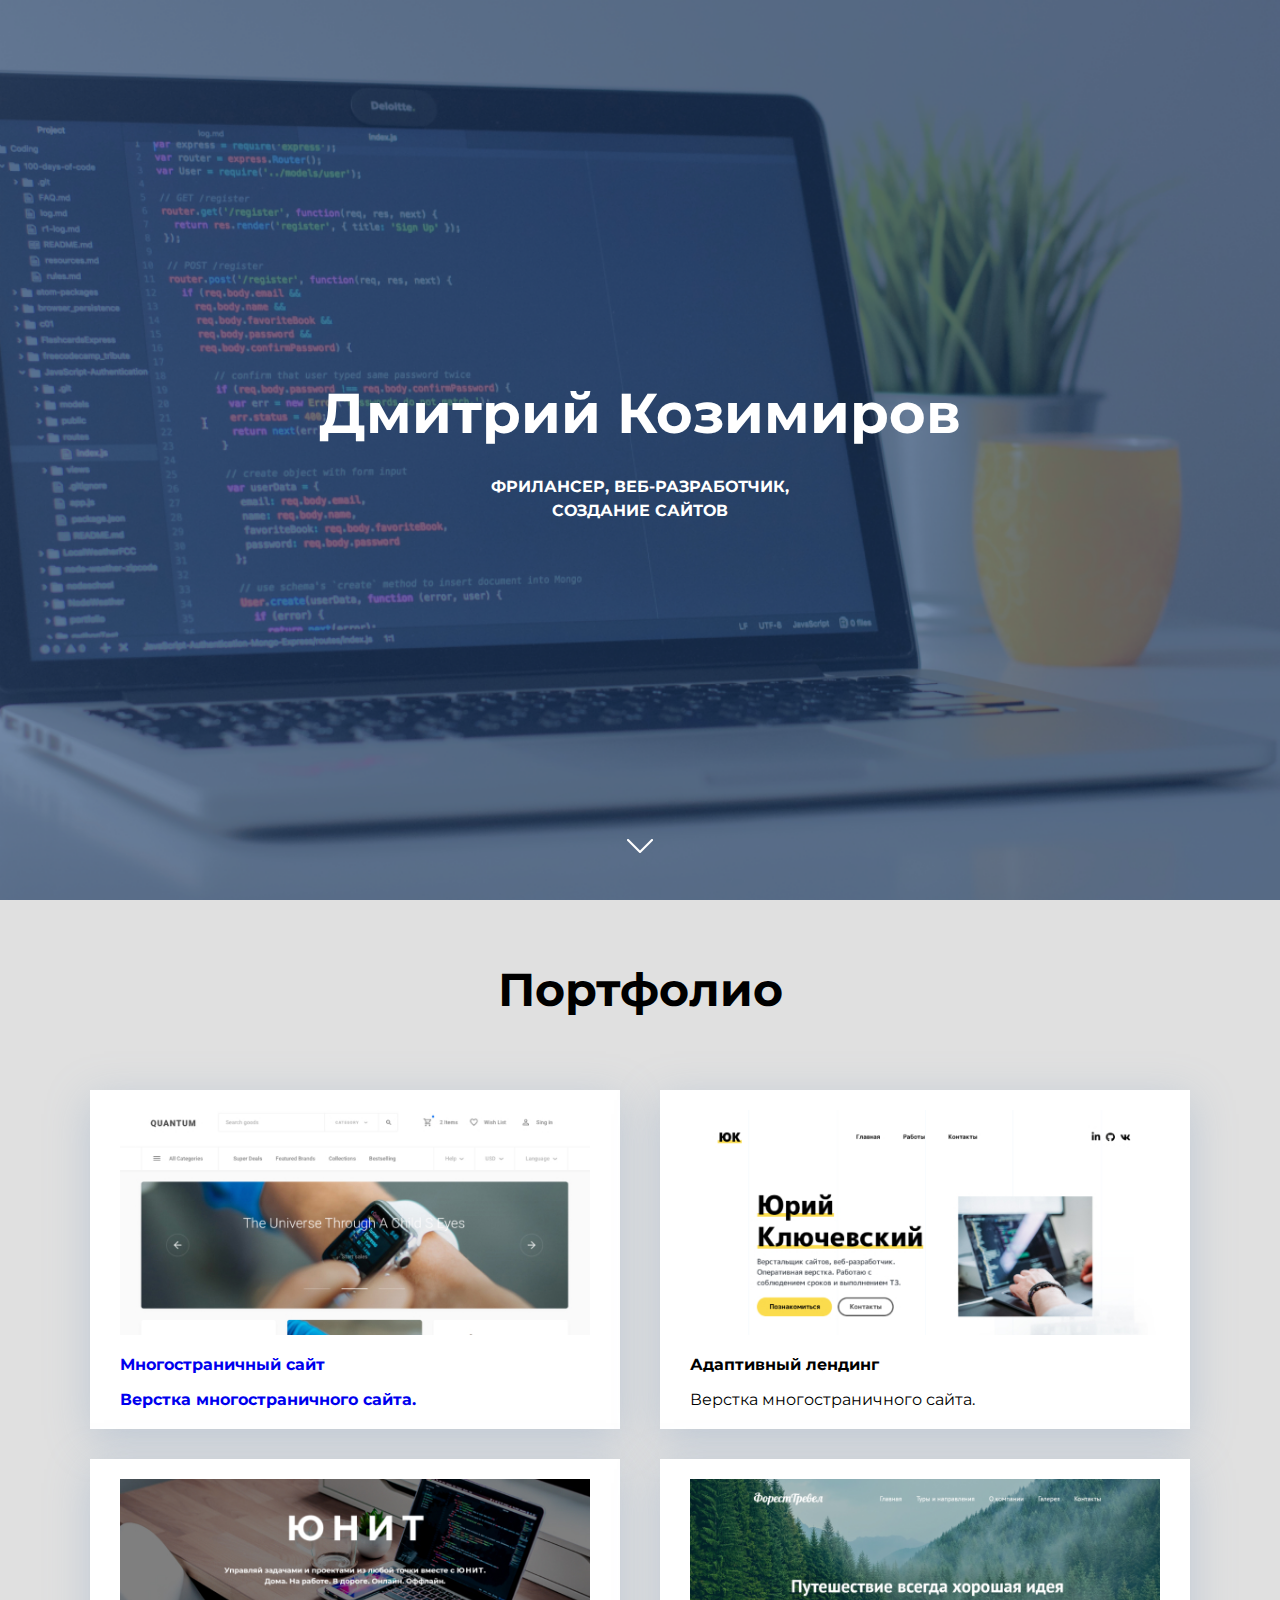
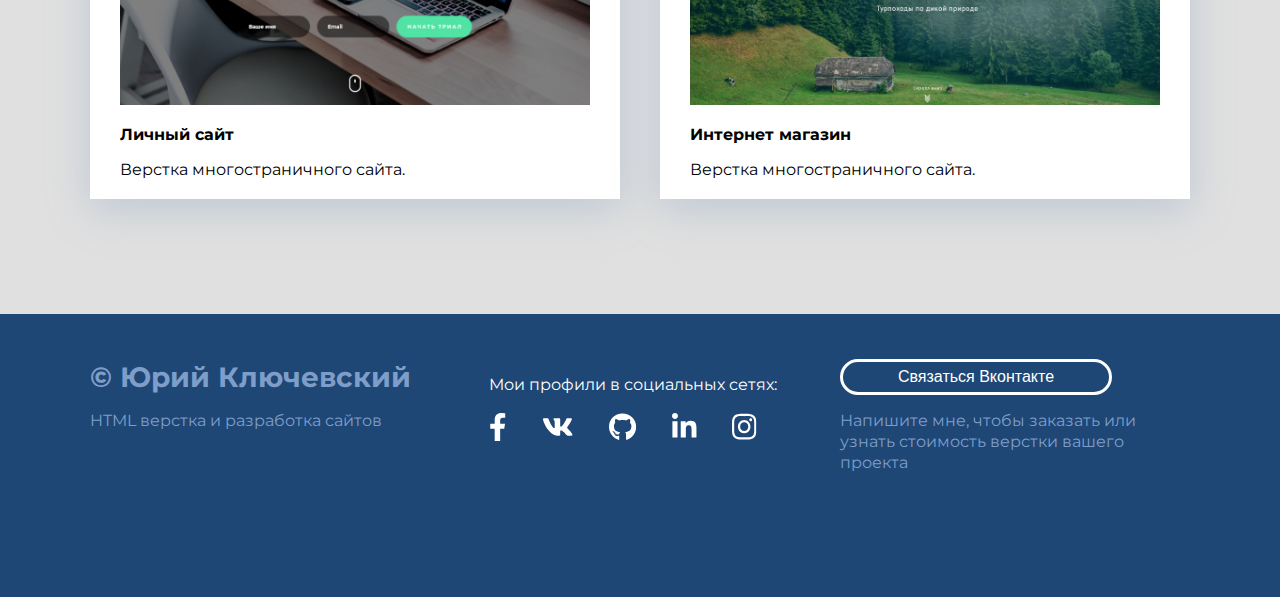
<file: pj wbcademy/index.html>
<!DOCTYPE html>
<html lang="ru">

<head>
    <meta charset="UTF-8">
    <meta http-equiv="X-UA-Compatible" content="IE=edge">
    <meta name="viewport" content="width=device-width, initial-scale=1.0">
    <title>relative code portfolio</title>
    <link rel="stylesheet" href="css/main.css">
    <link rel="preconnect" href="https://fonts.googleapis.com">
    <link rel="preconnect" href="https://fonts.gstatic.com" crossorigin>
    <link href="https://fonts.googleapis.com/css2?family=Montserrat:wght@400;500;600;700&display=swap" rel="stylesheet">
</head>

<body>

    <header class="header">
        <h1 class="header-title">Дмитрий Козимиров</h1>
        <p class="header-subtittle">фрилансер, веб-разработчик, <br>создание сайтов</p>
        <div class="header-arrow"></div>
    </header>

    <div class="portfolio">
        <div class="container">

            <h1 class="portfolio-tittle">Портфолио</h1>
            <div class="portfolio-cart-wrapper">
                <div class="cart">
                    <a href="forest-travel.html" class="cart-link">
                        <img src="img/main/1.jpg" alt="" class="cart-pic">
                        <p>Многостраничный сайт</p>
                        <span>Верстка многостраничного сайта.</span>
                    </a>

                </div>
                <div class="cart">
                    <img src="img/main/2.jpg" alt="" class="cart-pic">
                    <p>Адаптивный лендинг</p>
                    <span>Верстка многостраничного сайта.</span>
                </div>
                <div class="cart">
                    <img src="img/main/3.jpg" alt="" class="cart-pic">
                    <p>Личный сайт </p>
                    <span>Верстка многостраничного сайта.</span>
                </div>
                <div class="cart">
                    <img src="img/main/4.png" alt="" class="cart-pic">
                    <p>Интернет магазин</p>
                    <span>Верстка многостраничного сайта.</span>
                </div>
            </div>
        </div>
    </div>

    <footer class="footer">
        <div class="container">
            <div class="footer-row">
                <div class="footer-copyright">
                    <div class="footer-copyright-name">© Юрий Ключевский</div>
                    <p>HTML верстка и разработка сайтов</p>
                </div>
                <div class="footer-soc">
                    <p>Мои профили в социальных сетях:</p>
                    <div class="footer-soc-pic">
                        <a href="#"><img src="img/footer/fb.svg" alt=""></a>
                        <a href="#"><img src="img/footer/vk.svg" alt=""></a>
                        <a href="#"><img src="img/footer/git.svg" alt=""></a>
                        <a href="#"><img src="img/footer/linked.svg" alt=""></a>
                        <a href="#"><img src="img/footer/inst.svg" alt=""></a>
                    </div>
                </div>
                <div class="footer-button-block">
                    <button class="footer-button">Связаться Вконтакте</button>
                    <p class="footer-text">Напишите мне, чтобы заказать или узнать стоимость верстки вашего проекта</p>
                </div>
            </div>
        </div>
    </footer>
</body>

</html>
</file>
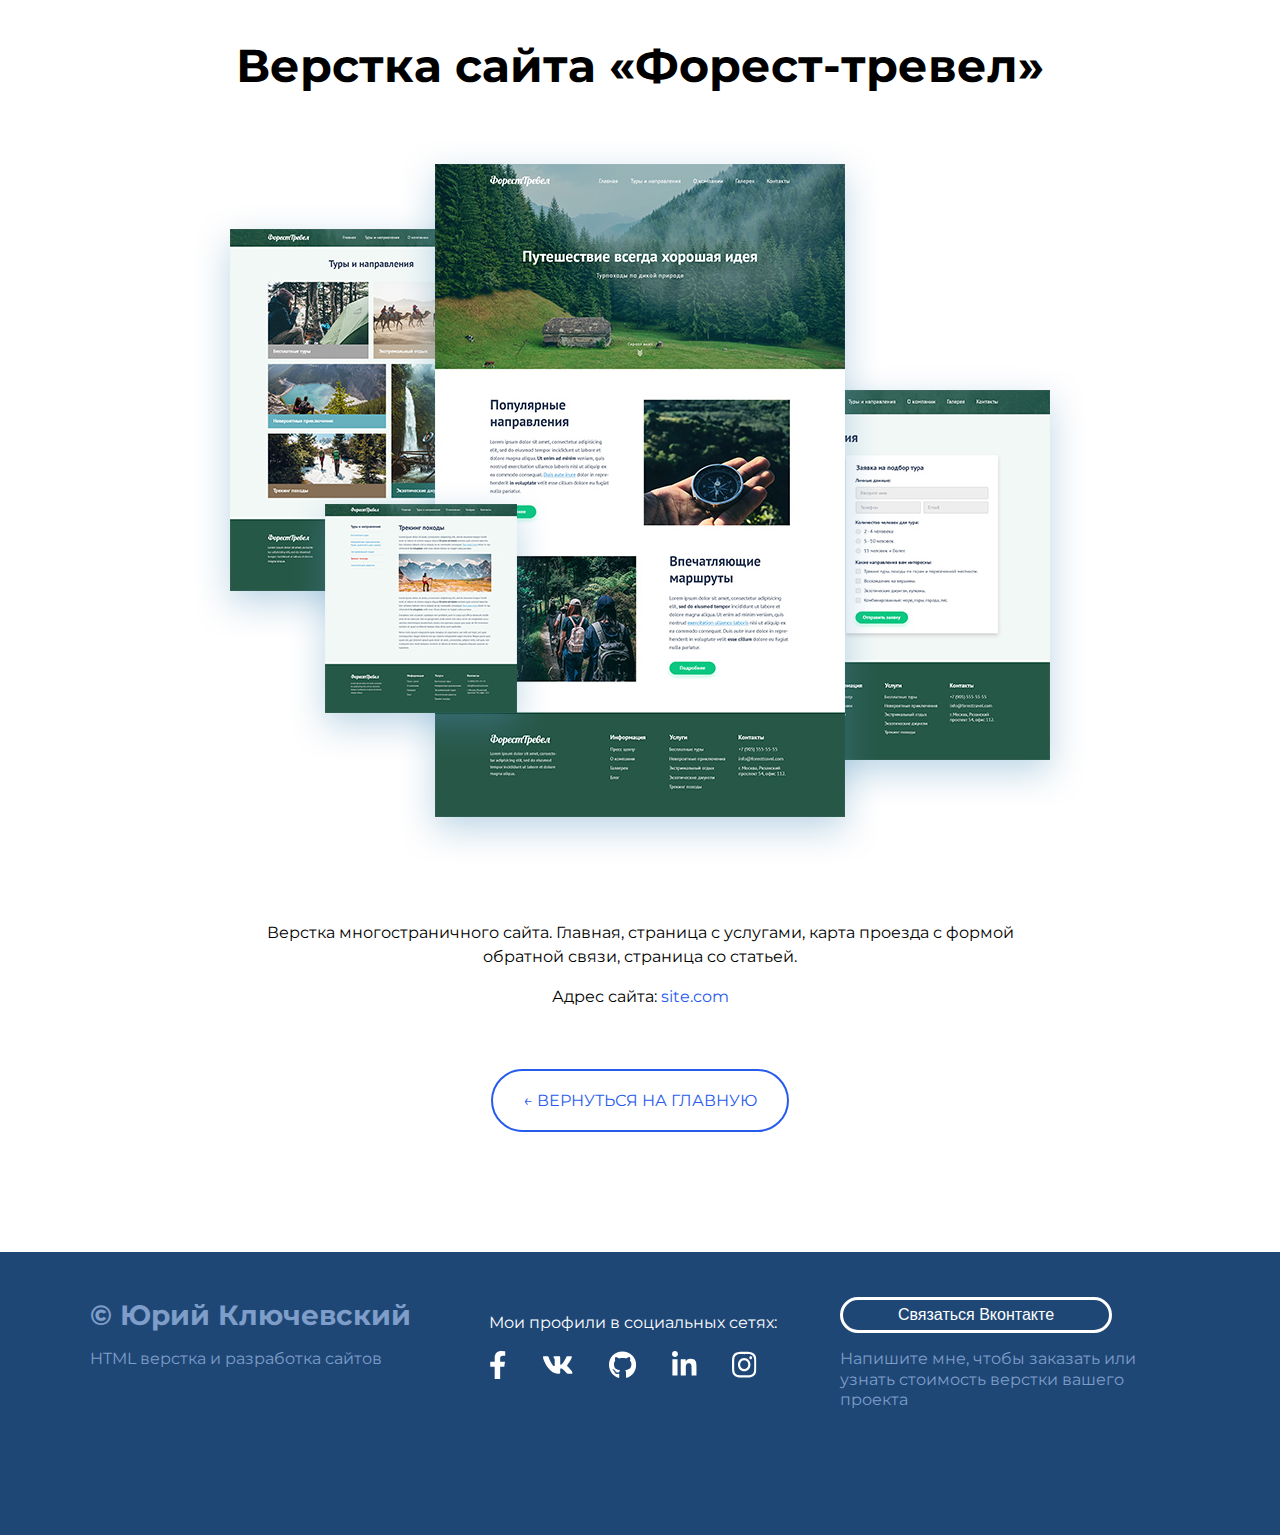
<file: pj wbcademy/forest-travel.html>
<!DOCTYPE html>
<html lang="ru">

<head>
  <meta charset="UTF-8">
  <meta http-equiv="X-UA-Compatible" content="IE=edge">
  <meta name="viewport" content="width=device-width, initial-scale=1.0">
  <link rel="stylesheet" href="css/main.css">
  <link rel="preconnect" href="https://fonts.googleapis.com">
  <link rel="preconnect" href="https://fonts.gstatic.com" crossorigin>
  <link href="https://fonts.googleapis.com/css2?family=Montserrat:wght@400;500;600;700&display=swap" rel="stylesheet">
  <title>Document</title>
</head>

<body>
  <div class="project">
    <div class="container">
      <h1 class="projetct-tittle">Верстка сайта «Форест-тревел»
      </h1>
      <div class="project-image">
        <img src="./img/project/img-forest 1.jpg" alt="forest-travel">
      </div>
      <div class="project-desc">
        <p class="project-desc-text">Верстка многостраничного сайта. Главная, страница с услугами, карта проезда с формой обратной связи, страница со статьей.
        </p>
        <div class="project-desc-text">Адрес сайта: <a href="#">site.com</a></div>
      </div>
      <div class="project-btn">
        <a href="index.html">← ВЕРНУТЬСЯ НА ГЛАВНУЮ</a>
      </div>
    </div>
  </div>
  <footer class="footer">
    <div class="container">
        <div class="footer-row">
            <div class="footer-copyright">
                <div class="footer-copyright-name">© Юрий Ключевский</div>
                <p>HTML верстка и разработка сайтов</p>
            </div>
            <div class="footer-soc">
                <p>Мои профили в социальных сетях:</p>
                <div class="footer-soc-pic">
                    <a href="#"><img src="img/footer/fb.svg" alt=""></a>
                    <a href="#"><img src="img/footer/vk.svg" alt=""></a>
                    <a href="#"><img src="img/footer/git.svg" alt=""></a>
                    <a href="#"><img src="img/footer/linked.svg" alt=""></a>
                    <a href="#"><img src="img/footer/inst.svg" alt=""></a>
                </div>
            </div>
            <div class="footer-button-block">
                <button class="footer-button">Связаться Вконтакте</button>
                <p class="footer-text">Напишите мне, чтобы заказать или узнать стоимость верстки вашего проекта</p>
            </div>
        </div>
    </div>
</footer>
</body>

</html>
</file>
<file: pj wbcademy/css/main.css>
* {
  box-sizing: border-box;
}

/* container */
.container {
  max-width: 1100px;
  margin: 0 auto;
}

/* code header */
.header {
  background: url('../img/header.png') center / cover;
  width: 100%;
  min-height: 667px;
  height: 100vh;
  /* определяем модель флексов для блока header */
  display: flex;
  flex-direction: column;
  justify-content: center;
  align-items: center;
  color: #fff;
  position: relative;
}

.header>h1 {
  font-size: 56px;
  font-weight: bold;
  line-height: 130%;
  margin: 0;
  padding: 0;
  margin-bottom: 25px;
}

.header>p {
  font-size: 16px;
  text-transform: uppercase;
  text-align: center;
  font-weight: bold;
  line-height: 150%;
  margin: 0;
  padding: 0;
}

.header-arrow {
  background-image: url('../img/icon-down.png');
  width: 48px;
  height: 48px;
  position: absolute;
  bottom: 30px;
}

body {
  margin: 0;
  padding: 0;
  font-family: 'Montserrat', sans-serif;
}

/* main portfolio */
.portfolio-cart-wrapper {
  display: flex;
  flex-wrap: wrap;
  justify-content: space-between;
}

.portfolio {
  background-color: #E0E0E0;
}

.portfolio-tittle {
  display: flex;
  justify-content: center;
  padding: 60px 0 70px;
  margin: 0 auto;
  font-size: 46px;
  font-weight: 700;
  line-height: 130%;
}

.cart {
  padding: 20px 30px;
  background-color: #fff;
  width: calc(50% - 20px);
  font-weight: 700;
  box-shadow: 0px 10px 40px rgba(126, 155, 189, 0.35);
}

.cart>span {
  font-weight: 400;
}

.cart:nth-child(1),
.cart:nth-child(2) {
  margin-bottom: 30px;
}

.cart:nth-child(3),
.cart:nth-child(4) {
  margin-bottom: 115px;
}

.cart img {
  width: 100%;
}
.cart:hover {
  transform: translateY(-15px);
  transition: transform 0.5s ease-in;
}
.cart-link {
  text-decoration: none;
  display: block;
}
.cart-link:hover {
  color: rgba(39, 91, 236);
  
}
.cart-link:visited {
  color: rgba(39, 91, 236);
}
/* podval footer */
.footer {
  background-color: #1E4776;
  padding-top: 45px;
  padding-bottom: 108px;
  color: #fff;
}

.footer-row {
  display: flex;
  justify-content: space-between;
}

.footer-copyright {
  color: #7E9EC9;
  max-width: 350px;
  flex-grow: 1;
}

.footer-copyright p {
  font-size: 16px;
  line-height: 130%;
}

.footer-copyright-name {
  font-weight: bold;
  font-size: 28px;
  line-height: 130%;
}

.footer-soc-pic {
  display: flex;
  align-items: center;
}

.footer-soc-pic img {
  padding-right: 35px;
}

.footer-soc p {
  line-height: 130%;
}

.footer-soc {
  display: flex;
  flex-direction: column;
}

.footer-button {
  display: flex;
  align-items: center;
  justify-content: center;
  text-align: center;
  width: 272px;
  height: 21px;
  border: 3px solid #fff;
  border-radius: 50px;
  color: #fff;
  background: none;
  padding: 15px 30px;
  font-size: 16px;
}

.footer-text {
  font-size: 16px;
  line-height: 1.3;
  color: #7E9EC9;
  width: 350px;
}

.footer-button-block {
  max-width: 350px;
  flex-grow: 1;
}

/* project */
.projetct-tittle {
  font-size: 46px;
  font-weight: 700;
  display: flex;
  justify-content: center;
  align-items: center;
  line-height: 150%;
}
.project-image {
  display: flex;
  display: flex;
  justify-content: center;
  align-items: center;
  margin: 40px auto;
}
.project-desc {
  max-width: 750px;
  display: flex;
  flex-direction: column;
  justify-content: center;
  align-items: center;
  margin: 0 auto;
  text-align: center;
  line-height: 150%;
  font-style: 16px;
  font-weight: 400;
}
.project-desc-text > a {
  text-decoration: none;
  color: #275BEC;
}
.project-desc-text:nth-child(2) {
  margin-bottom: 60px;
}
.project-btn > a {
  background: none;
  border: 2px solid #275BEC;
  border-radius: 50px;
  padding: 20px 30px;
  font-size: 16px;
  color: #275BEC;
}
.project-btn a {
  background: none;
  color: #275BEC;
  transition: all 0.2s ease-in;
  text-decoration: none;
}
.project-btn a:hover {
  background-color: #275BEC;
  color: #fff;
}
.project-btn {
  display: flex;
  justify-content: center;
  align-items: center;
  margin-bottom: 120px;
}
</file>
